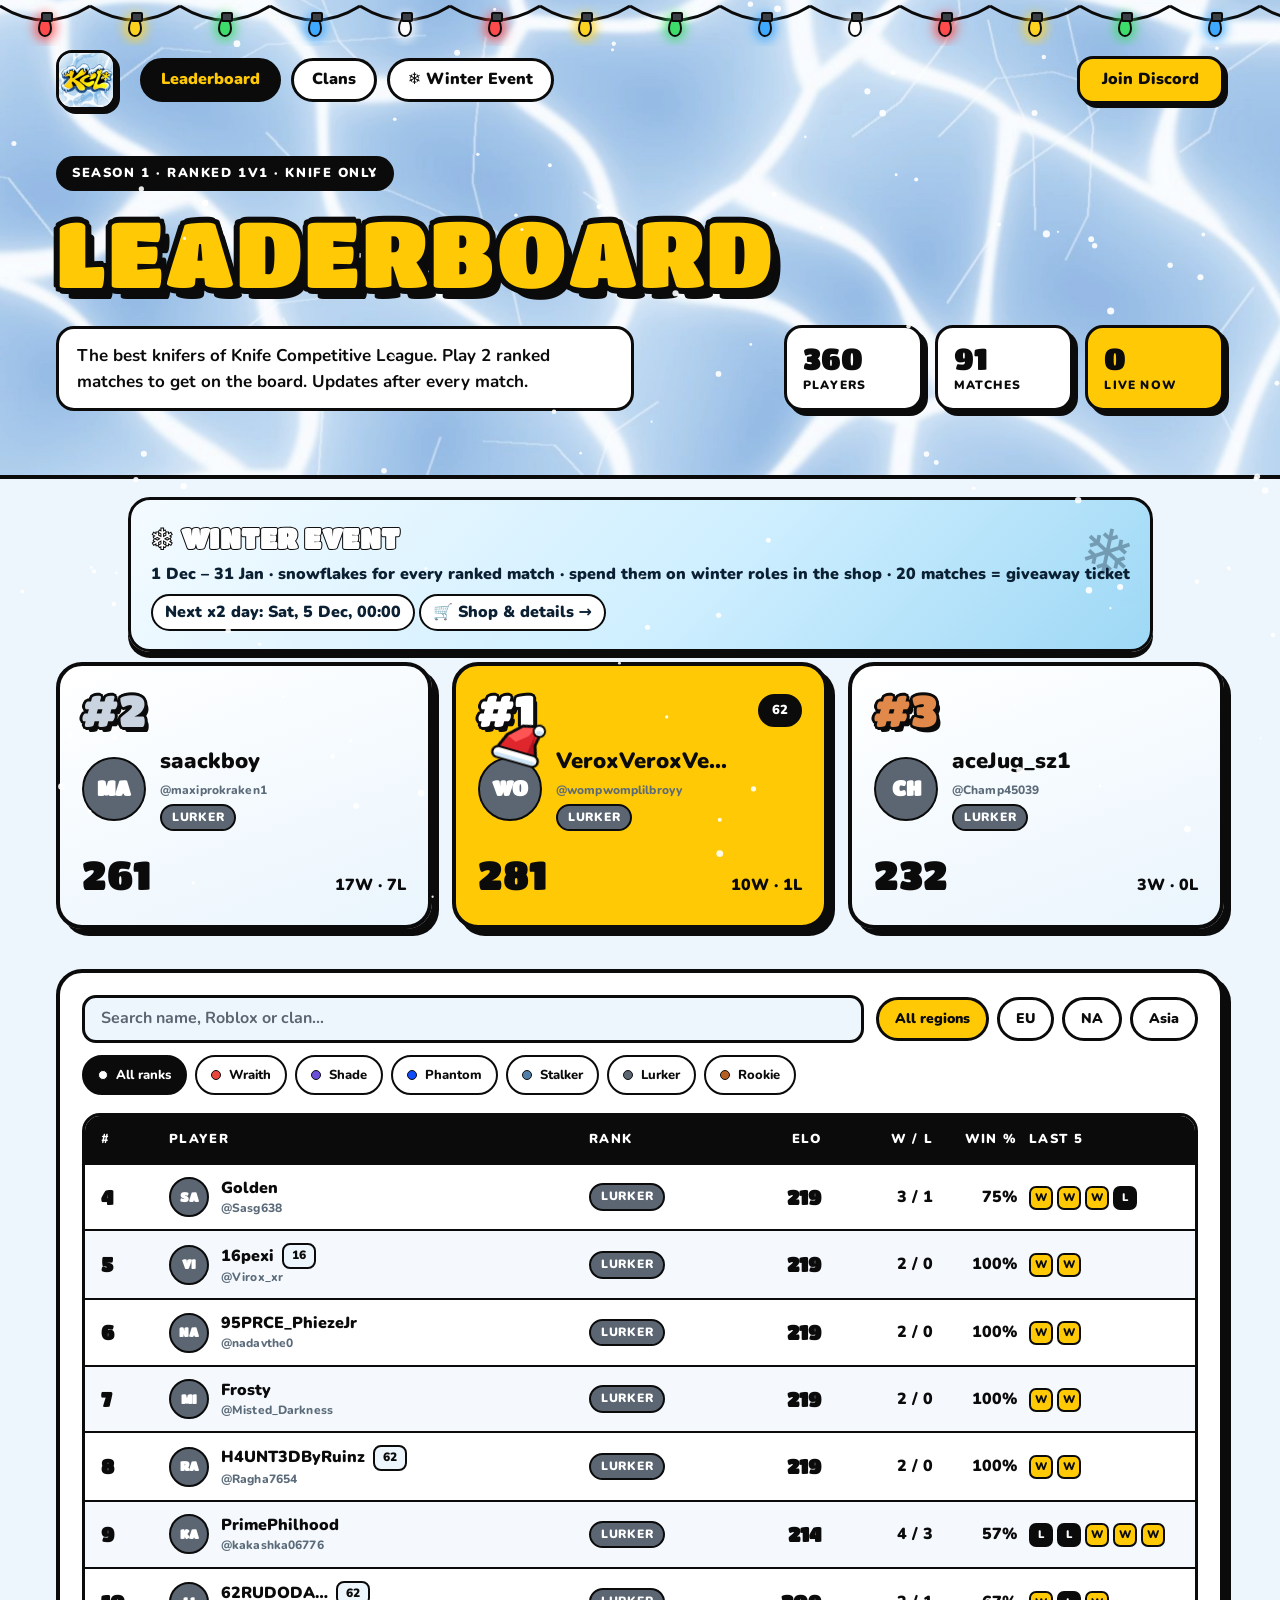
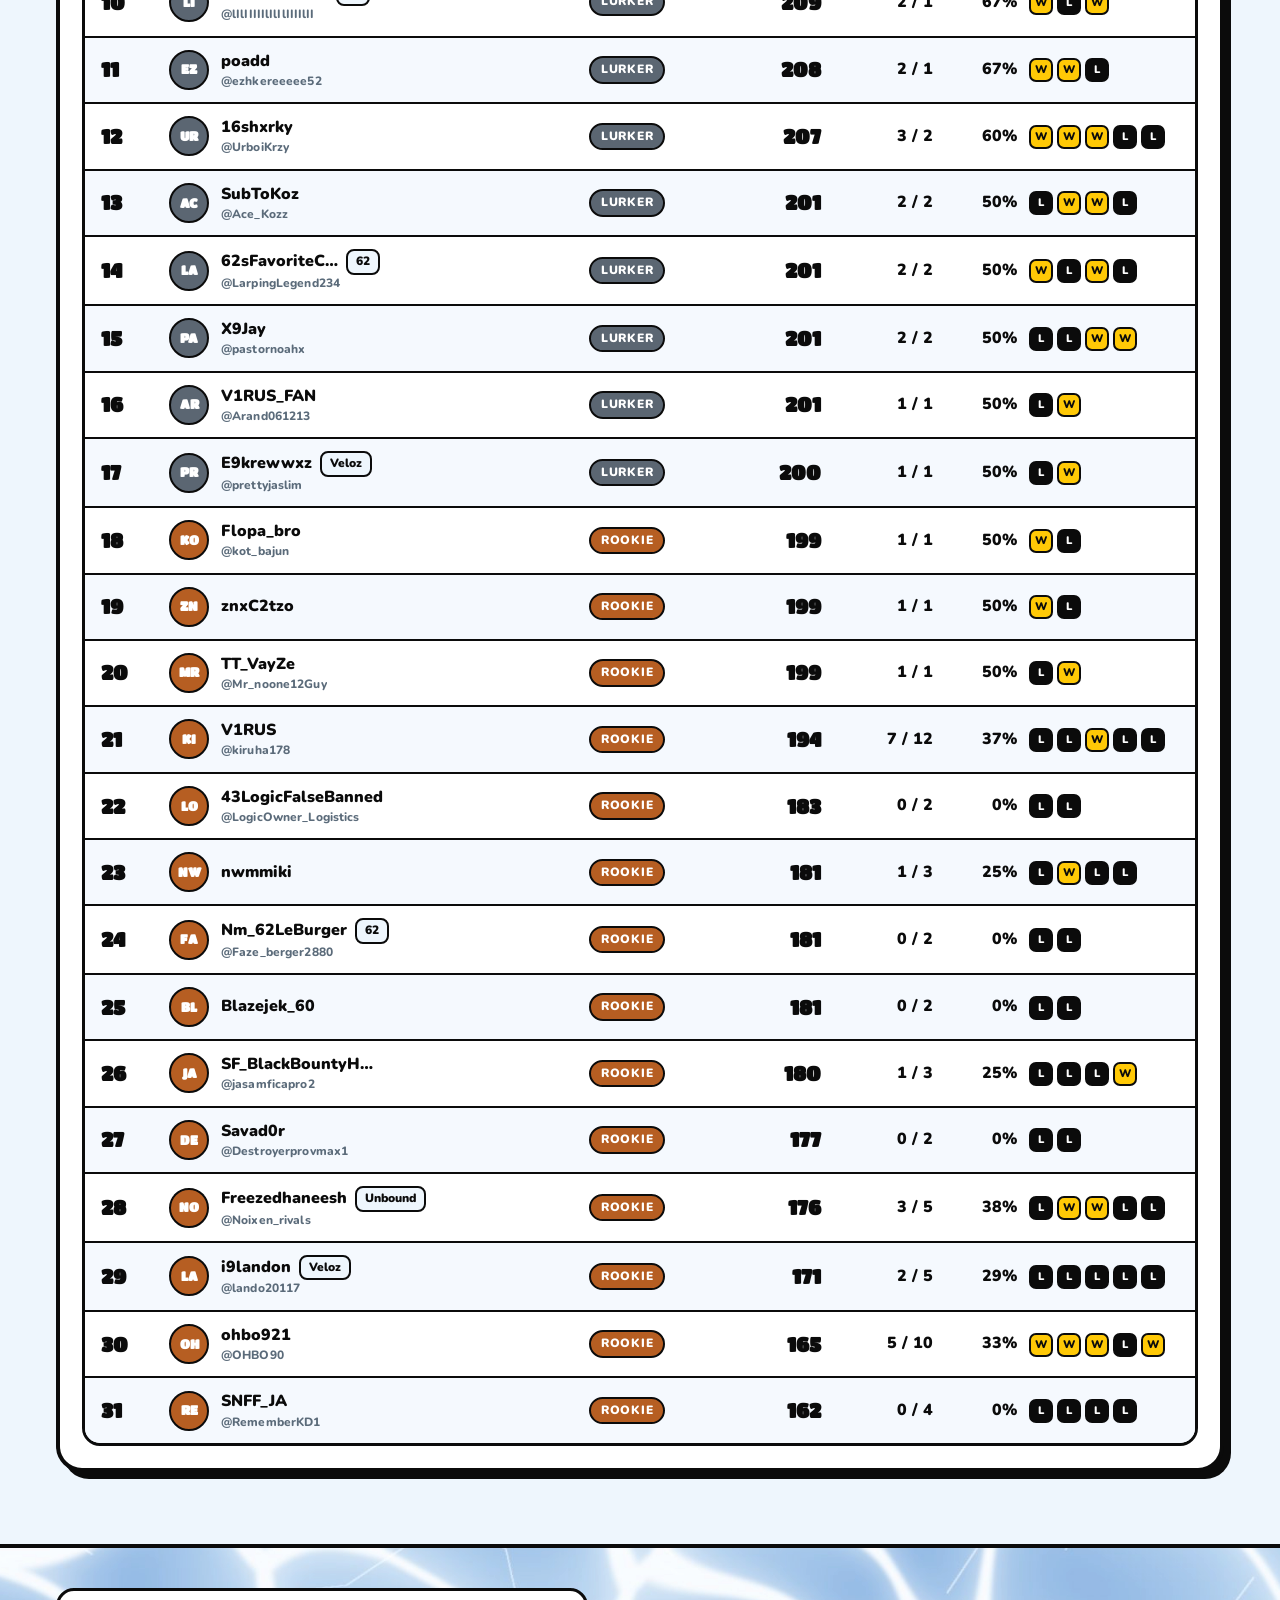
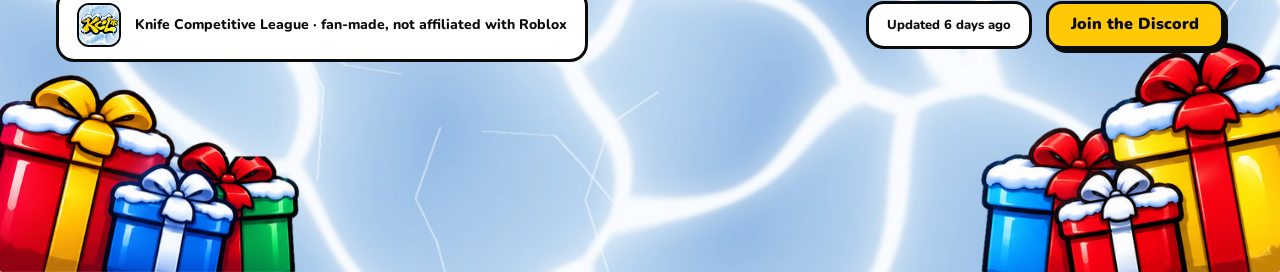
<file: index.html>
<!doctype html>
<html lang="en">
<head>
<meta charset="utf-8">
<meta name="viewport" content="width=device-width, initial-scale=1, viewport-fit=cover">
<title>KCL — Leaderboard</title>
<meta name="description" content="KCL — Knife Competitive League. Ranked knife-only 1v1 leaderboard and clan wars for Roblox Rivals.">
<link rel="icon" href="assets/favicon.png">
<link rel="preconnect" href="https://fonts.googleapis.com">
<link rel="preconnect" href="https://fonts.gstatic.com" crossorigin>
<link rel="stylesheet" href="https://fonts.googleapis.com/css2?family=Titan+One&family=Nunito:wght@600;700;800;900&display=swap">
<link rel="stylesheet" href="assets/style.css">
</head>
<body data-page="leaderboard">
<div class="water">
<header id="site-header"></header>
<section class="wrap hero">
<div class="hero-text">
<span class="tag" id="season">SEASON 1 · RANKED 1V1 · KNIFE ONLY</span>
<h1 class="pop h1">LEADERBOARD</h1>
</div>
<div class="hero-row">
<p class="lead">The best knifers of Knife Competitive League. Play <span id="min-games">5</span> ranked matches to get on the board. Updates after every match.</p>
<div class="stats" id="stats"></div>
</div>
</section>
</div>
<main class="wrap">
<section class="podium lift" id="podium" aria-label="Top 3"></section>
<section class="card" aria-label="All players">
<div class="controls">
<label for="search" class="sr-only">Search a player or clan</label>
<input id="search" class="search" type="search" placeholder="Search Roblox name or clan…" autocomplete="off">
<div class="chips" id="regions" role="group" aria-label="Region"></div>
</div>
<div class="chips" id="ranks" role="group" aria-label="Rank" style="margin-top:12px"></div>
<div class="board" role="table" aria-label="Leaderboard">
<div class="row head" role="row"><span role="columnheader">#</span><span role="columnheader">PLAYER</span><span role="columnheader">RANK</span><span role="columnheader" class="right">ELO</span><span role="columnheader" class="right">W / L</span><span role="columnheader" class="right">WIN %</span><span role="columnheader">LAST 5</span></div>
<div id="rows" role="rowgroup"></div>
<div class="notice" id="empty" hidden style="border:0;border-radius:0"></div>
</div>
</section>
</main>
<footer class="water bottom" id="site-footer"></footer>
<script src="assets/app.js"></script>
</body>
</html>
</file>
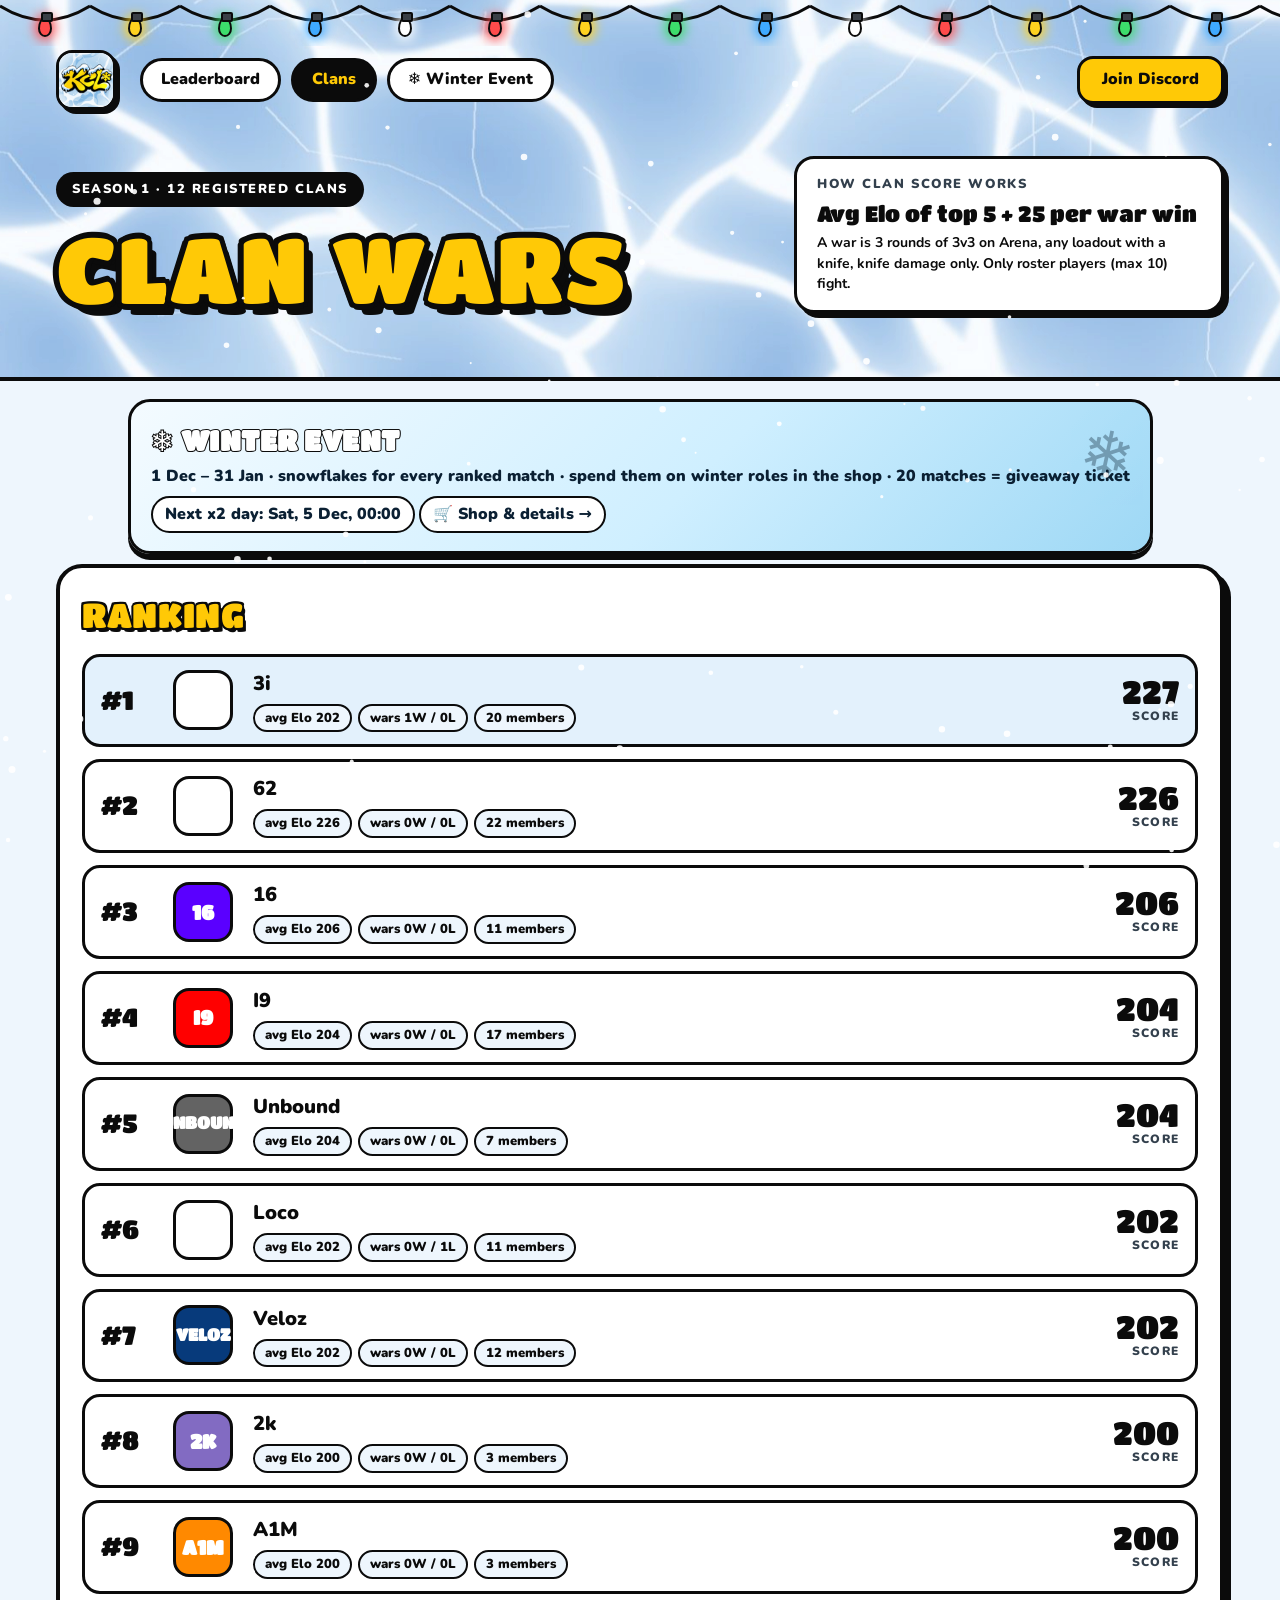
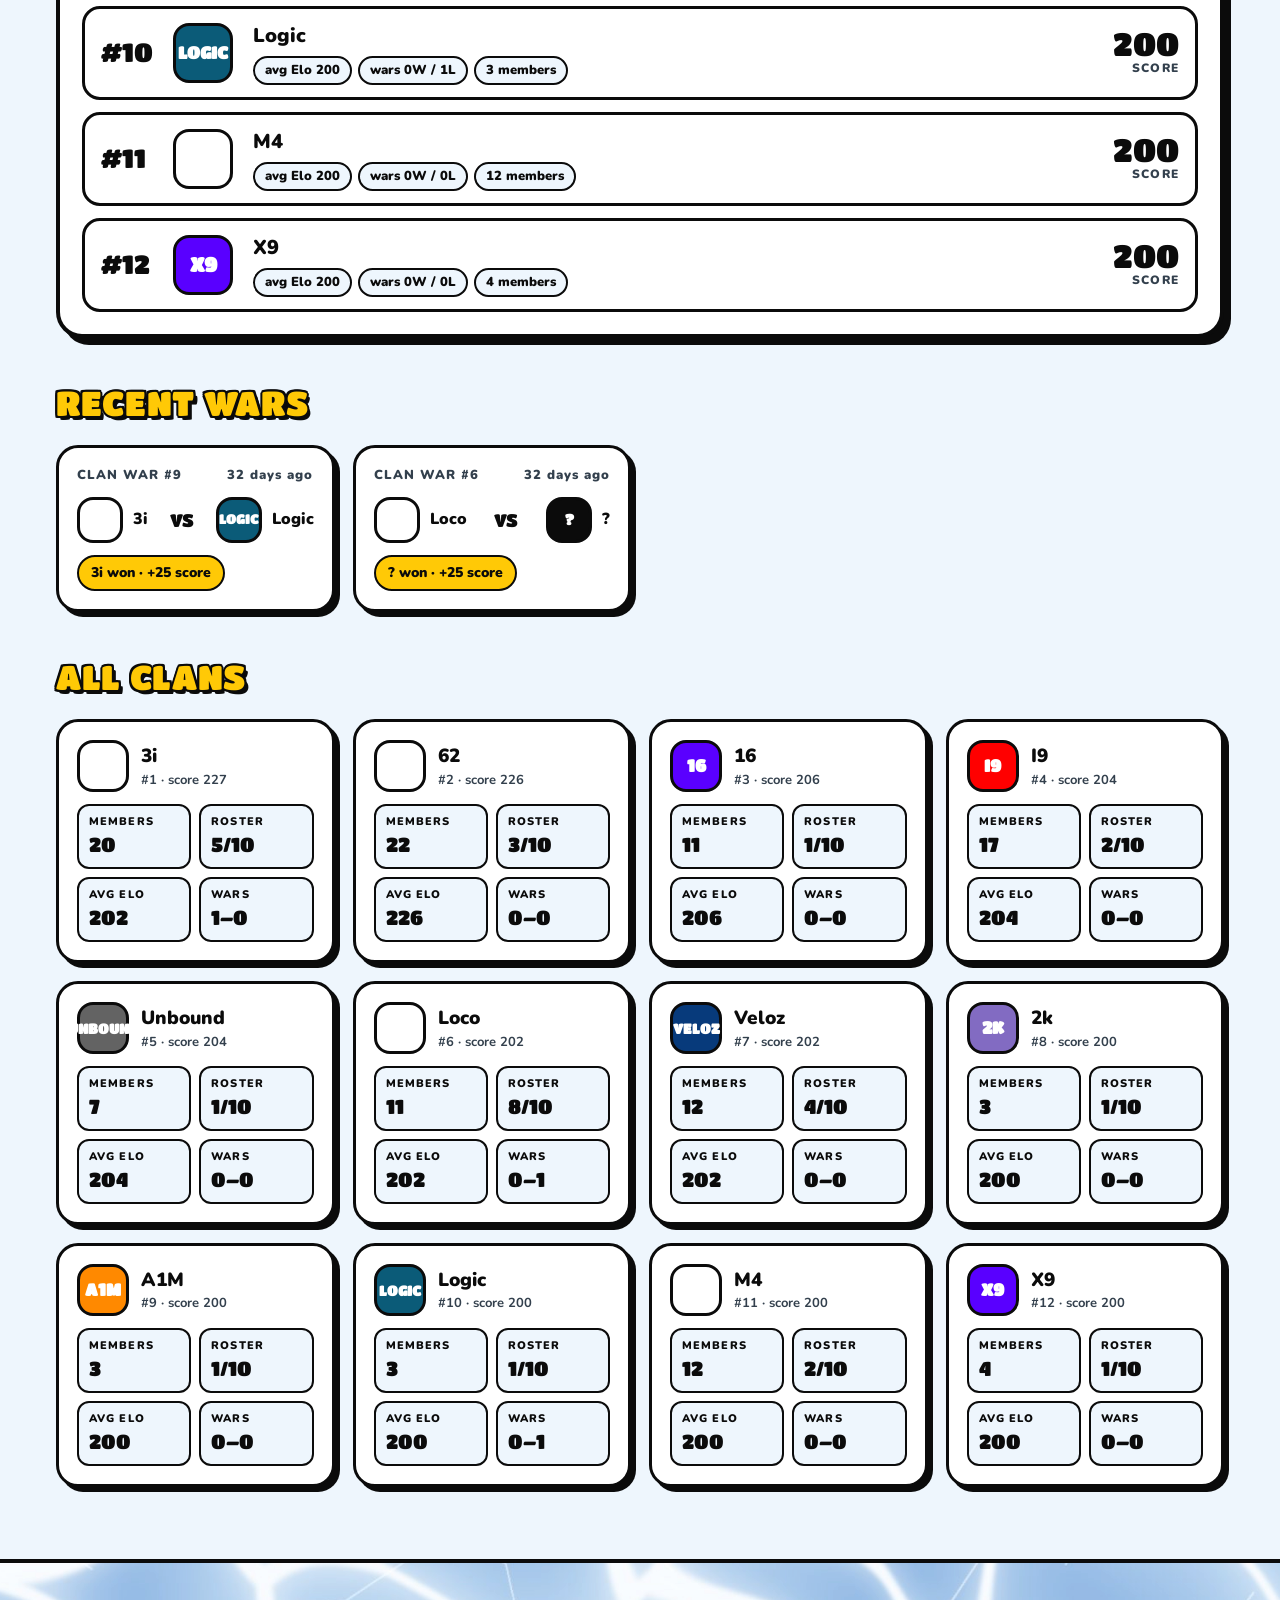
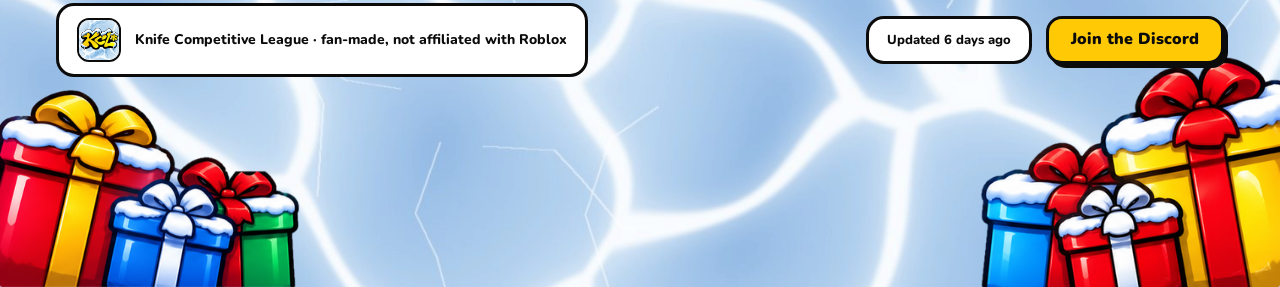
<file: clans.html>
<!doctype html>
<html lang="en">
<head>
<meta charset="utf-8">
<meta name="viewport" content="width=device-width, initial-scale=1, viewport-fit=cover">
<title>KCL — Clans</title>
<meta name="description" content="KCL — Knife Competitive League. Ranked knife-only 1v1 leaderboard and clan wars for Roblox Rivals.">
<link rel="icon" href="assets/favicon.png">
<link rel="preconnect" href="https://fonts.googleapis.com">
<link rel="preconnect" href="https://fonts.gstatic.com" crossorigin>
<link rel="stylesheet" href="https://fonts.googleapis.com/css2?family=Titan+One&family=Nunito:wght@600;700;800;900&display=swap">
<link rel="stylesheet" href="assets/style.css">
</head>
<body data-page="clans">
<div class="water">
<header id="site-header"></header>
<section class="wrap hero">
<div class="hero-text">
<span class="tag" id="season">SEASON 1 · CLANS</span>
<h1 class="pop h1">CLAN WARS</h1>
</div>
<div class="formula">
<span style="font-size:13px;font-weight:900;letter-spacing:.12em;color:#33404D">HOW CLAN SCORE WORKS</span>
<span class="num">Avg Elo of top 5 + 25 per war win</span>
<span style="font-size:14px">A war is 3 rounds of 3v3 on Arena, any loadout with a knife, knife damage only. Only roster players (max 10) fight.</span>
</div>
</section>
</div>
<main class="wrap">
<section class="card lift" aria-labelledby="rank-title">
<h2 class="pop h2" id="rank-title">RANKING</h2>
<div class="clan-list" id="clan-rank"></div>
</section>
<section aria-labelledby="wars-title" style="display:flex;flex-direction:column;gap:18px">
<h2 class="pop h2" id="wars-title">RECENT WARS</h2>
<div class="grid" id="wars"></div>
</section>
<section aria-labelledby="all-title" style="display:flex;flex-direction:column;gap:18px">
<h2 class="pop h2" id="all-title">ALL CLANS</h2>
<div class="grid" id="clan-cards"></div>
</section>
</main>
<footer class="water bottom" id="site-footer"></footer>
<script src="assets/app.js"></script>
</body>
</html>
</file>
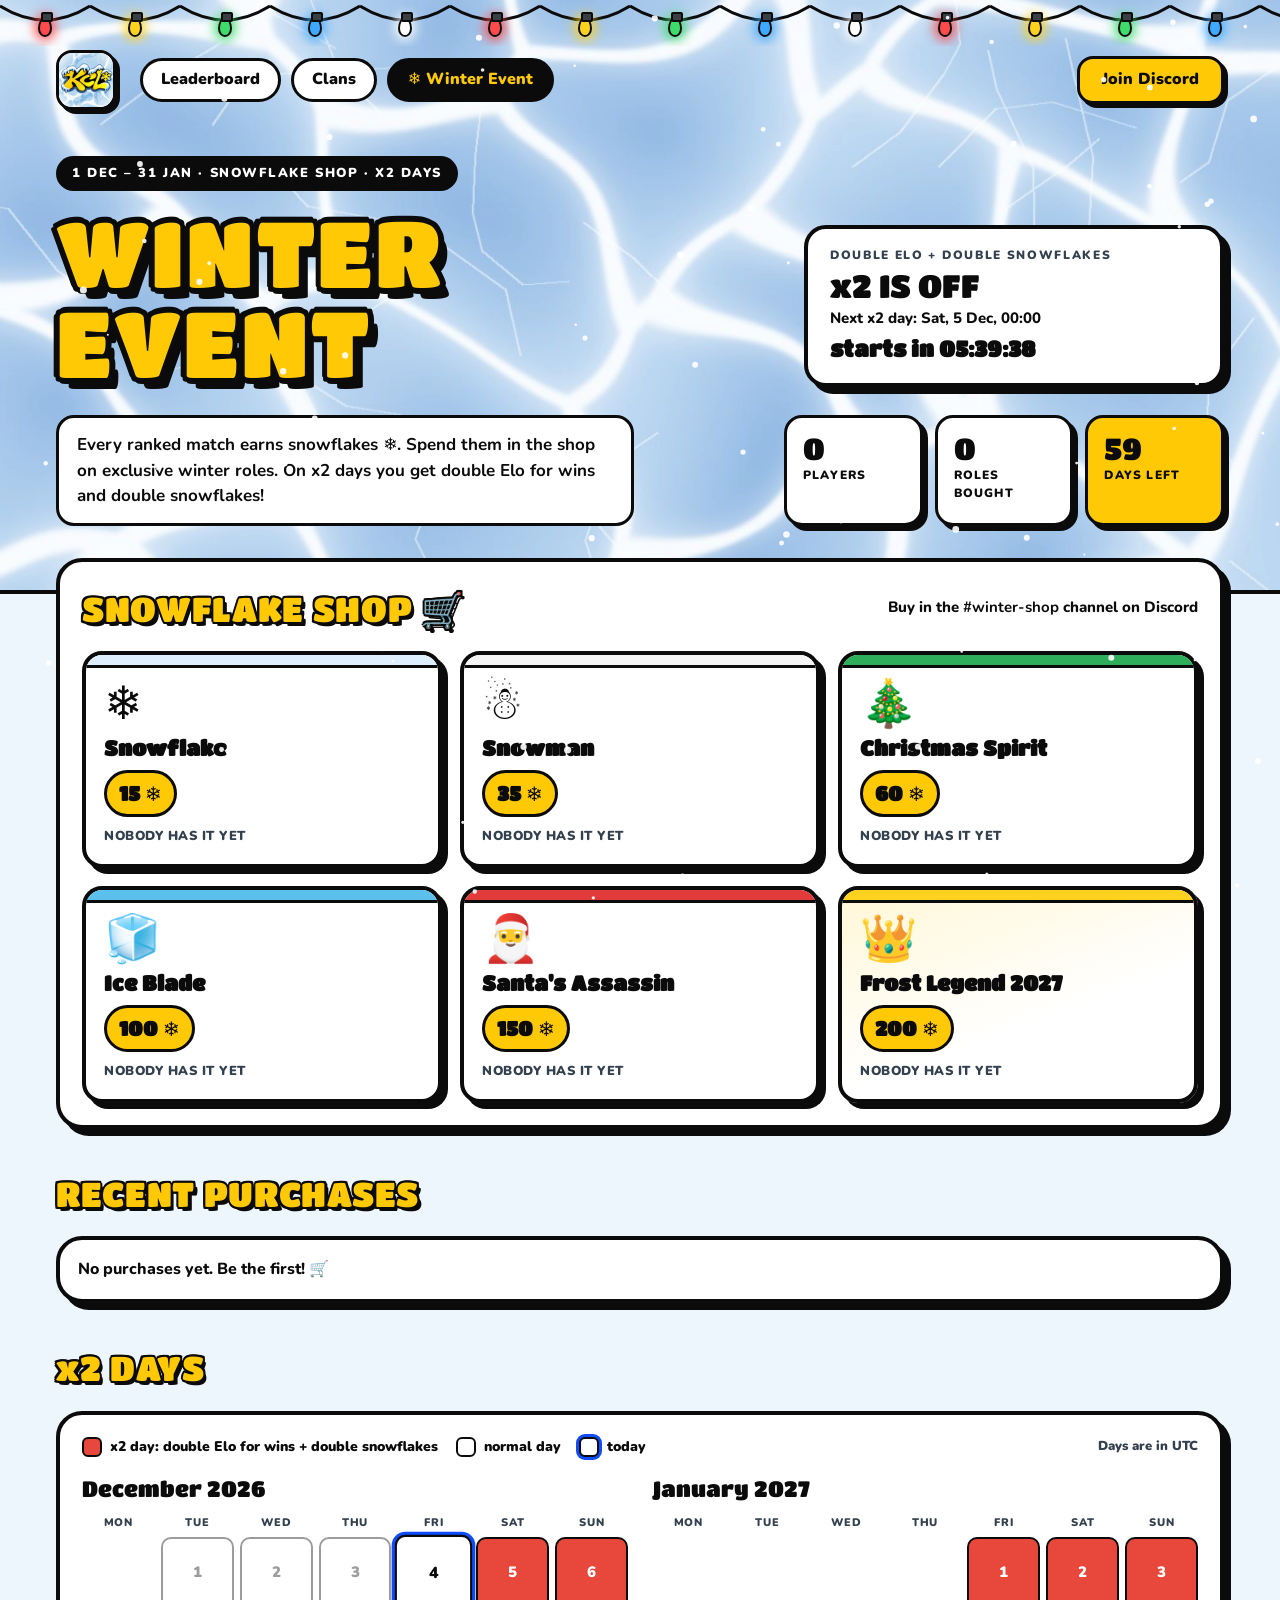
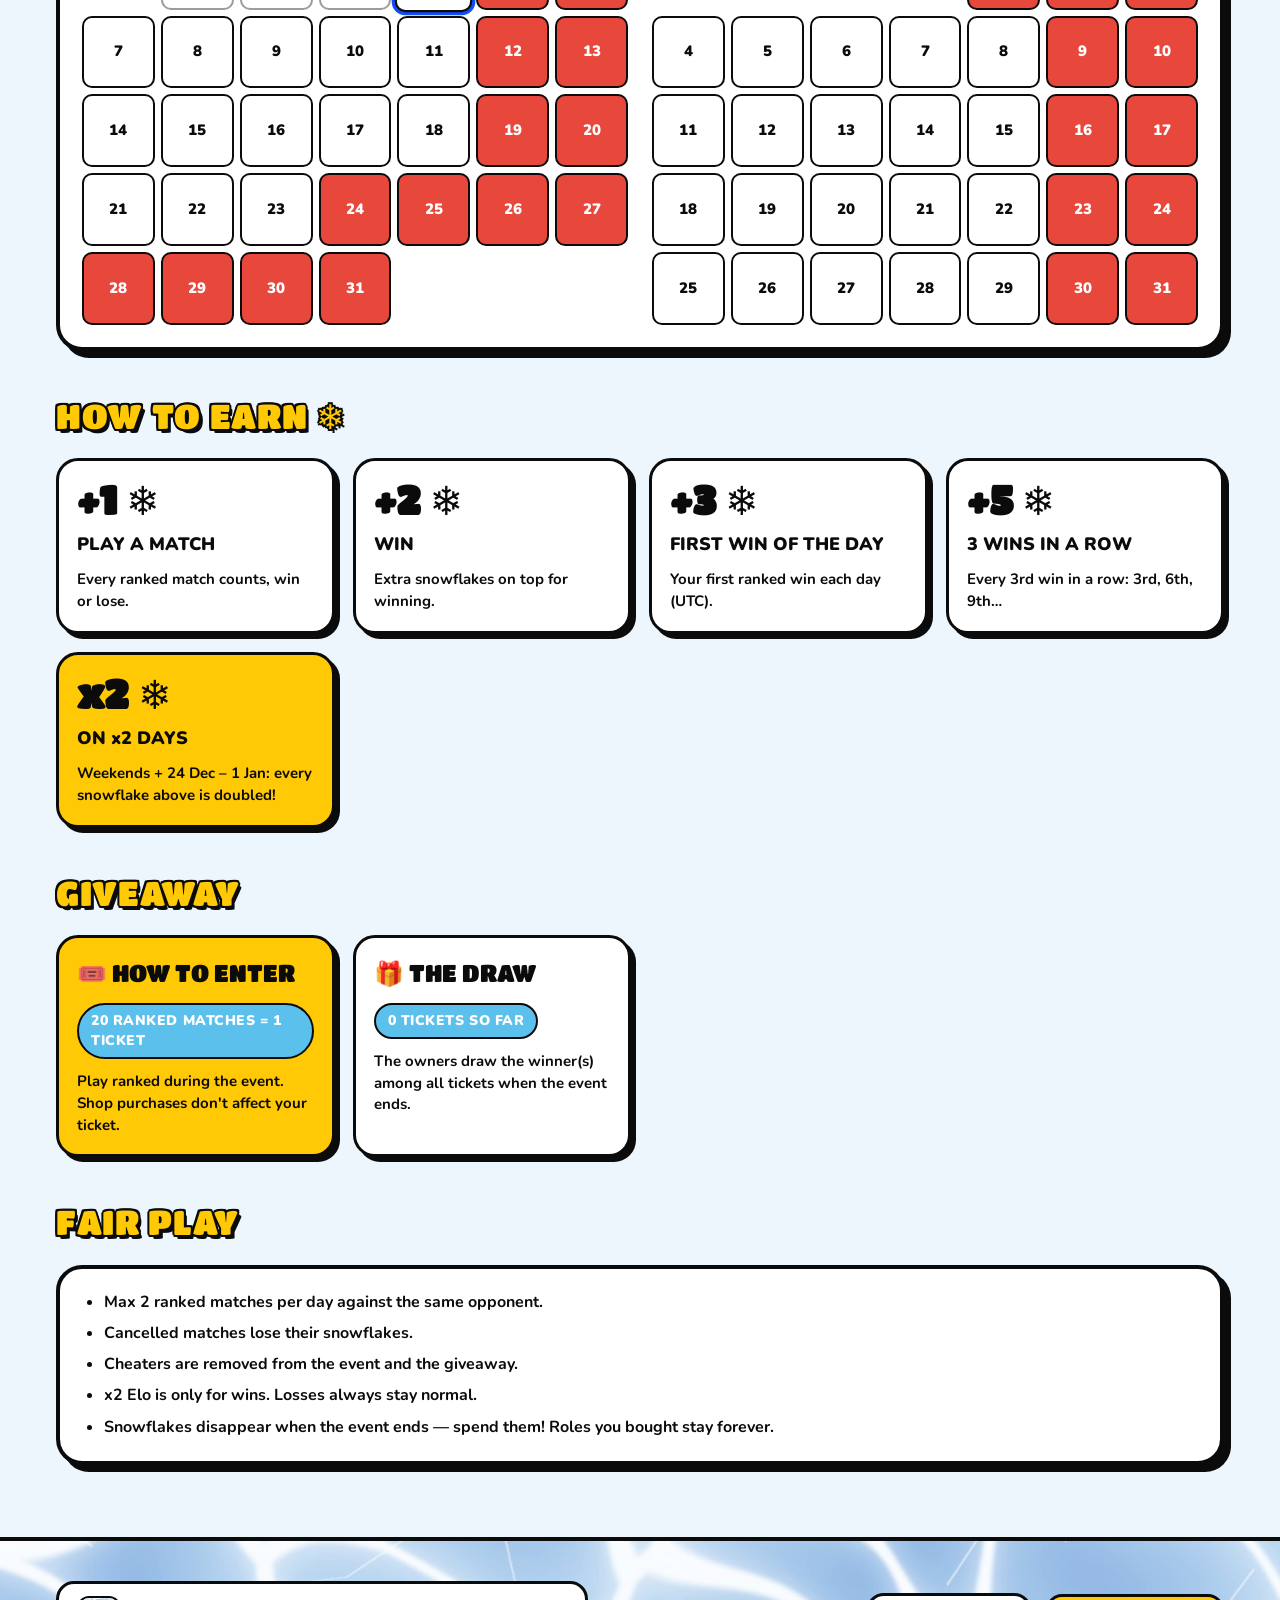
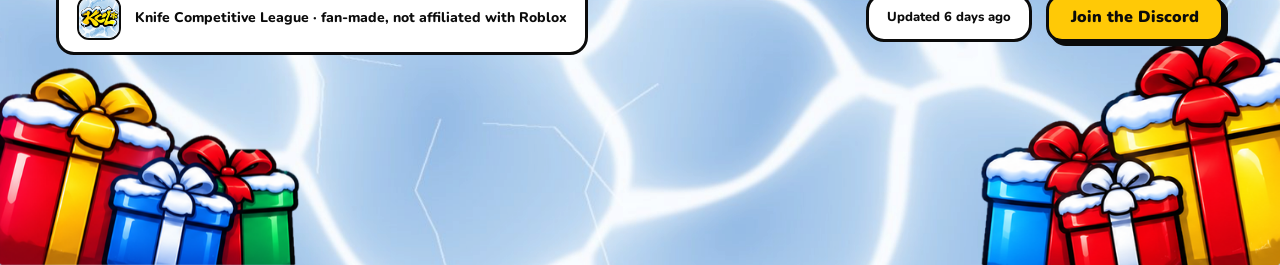
<file: event.html>
<!doctype html>
<html lang="en">
<head>
<meta charset="utf-8">
<meta name="viewport" content="width=device-width, initial-scale=1, viewport-fit=cover">
<title>KCL — Winter Event</title>
<meta name="description" content="KCL Winter Event — snowflakes for every ranked match, a snowflake shop with winter roles, x2 days and a giveaway.">
<link rel="icon" href="assets/favicon.png">
<link rel="preconnect" href="https://fonts.googleapis.com">
<link rel="preconnect" href="https://fonts.gstatic.com" crossorigin>
<link rel="stylesheet" href="https://fonts.googleapis.com/css2?family=Titan+One&family=Nunito:wght@600;700;800;900&display=swap">
<link rel="stylesheet" href="assets/style.css">
<link rel="stylesheet" href="assets/event.css">
</head>
<body data-page="event">
<div class="water">
<header id="site-header"></header>
<section class="wrap hero">
<div class="hero-text">
<span class="tag" id="ev-tag">WINTER EVENT · 1 DEC – 31 JAN</span>
<h1 class="pop h1">WINTER EVENT</h1>
</div>
<div class="x2card" id="x2card" aria-live="polite"></div>
<div class="hero-row">
<p class="lead">Every ranked match earns <b>snowflakes ❄️</b>. Spend them in the <b>shop</b> on exclusive winter roles. On x2 days you get double Elo for wins and double snowflakes!</p>
<div class="stats" id="ev-stats"></div>
</div>
</section>
</div>
<main class="wrap">
<section class="card lift" aria-labelledby="shop-title">
<div class="ev-head">
<h2 class="pop h2" id="shop-title">SNOWFLAKE SHOP 🛒</h2>
<span class="shop-how">Buy in the <b>#winter-shop</b> channel on Discord</span>
</div>
<div class="shop" id="shop"></div>
</section>
<section aria-labelledby="feed-title" style="display:flex;flex-direction:column;gap:18px">
<h2 class="pop h2" id="feed-title">RECENT PURCHASES</h2>
<div class="card feed" id="feed"></div>
</section>
<section aria-labelledby="cal-title" style="display:flex;flex-direction:column;gap:18px">
<h2 class="pop h2" id="cal-title">x2 DAYS</h2>
<div class="card cal-wrap"><div class="cal-legend"><span><i class="lg x2"></i>x2 day: double Elo for wins + double snowflakes</span><span><i class="lg"></i>normal day</span><span><i class="lg today"></i>today</span><span class="cal-tz">Days are in UTC</span></div><div class="cals" id="cals"></div></div>
</section>
<section aria-labelledby="earn-title" style="display:flex;flex-direction:column;gap:18px">
<h2 class="pop h2" id="earn-title">HOW TO EARN ❄️</h2>
<div class="grid" id="earn"></div>
</section>
<section aria-labelledby="rew-title" style="display:flex;flex-direction:column;gap:18px">
<h2 class="pop h2" id="rew-title">GIVEAWAY</h2>
<div class="grid" id="rewards"></div>
</section>
<section aria-labelledby="fair-title" style="display:flex;flex-direction:column;gap:18px">
<h2 class="pop h2" id="fair-title">FAIR PLAY</h2>
<div class="card fair" id="fair"></div>
</section>
</main>
<footer class="water bottom" id="site-footer"></footer>
<script src="assets/app.js"></script>
</body>
</html>
</file>
<file: assets/style.css>
/* KCL website — styles (sticker look from the KCL logo) */
:root {
  --ink: #0B0B0B;
  --foam: #E8FCFA;
  --foam-2: #F4FDFC;
  --cyan: #32D0FF;
  --deep: #0F4CFC;
  --yellow: #FFC906;
  --cream: #FFF6CC;
  --white: #FFFFFF;
  --muted: #33404D;
  --display: 'Titan One', 'Arial Black', system-ui, sans-serif;
  --body: 'Nunito', system-ui, sans-serif;
  color-scheme: light;
}
* { box-sizing: border-box; }
html { background: var(--foam); }
body { margin: 0; background: var(--foam); color: var(--ink); font-family: var(--body); font-weight: 700; line-height: 1.45; }
a { color: var(--ink); text-decoration: none; }
a:hover { color: var(--deep); }
:focus-visible { outline: 3px solid var(--deep); outline-offset: 3px; }
.wrap { max-width: 1200px; margin: 0 auto; padding-left: max(16px, env(safe-area-inset-left, 0px)); padding-right: max(16px, env(safe-area-inset-right, 0px)); }
.sr-only { position: absolute; width: 1px; height: 1px; overflow: hidden; clip: rect(0 0 0 0); white-space: nowrap; }

.pop { font-family: var(--display); font-weight: 400; color: var(--yellow); letter-spacing: .02em;
  text-shadow: .06em 0 0 var(--ink), -.06em 0 0 var(--ink), 0 .06em 0 var(--ink), 0 -.06em 0 var(--ink),
    .045em .045em 0 var(--ink), -.045em -.045em 0 var(--ink), .045em -.045em 0 var(--ink), -.045em .045em 0 var(--ink),
    .1em .12em 0 var(--ink); }
.num { font-family: var(--display); font-weight: 400; font-variant-numeric: tabular-nums; }

/* water bands */
.water { position: relative; isolation: isolate; overflow: hidden; background: var(--cyan); border-bottom: 4px solid var(--ink); }
.water.bottom { border-bottom: 0; border-top: 4px solid var(--ink); }
/* living water: the picture drifts slowly, a faint copy drifts the other way for shimmer */
.water::before, .water::after { content: ''; position: absolute; inset: -10%; z-index: -1; background: url('water.jpg') center 30% / cover; pointer-events: none; will-change: transform; }
.water.bottom::before, .water.bottom::after { background-position: center 70%; }
.water::before { animation: drift 24s ease-in-out infinite alternate; }
.water::after { opacity: .28; animation: drift2 17s ease-in-out infinite alternate; }
@keyframes drift { from { transform: translate3d(-3%, -2%, 0) scale(1.02); } to { transform: translate3d(3%, 2.5%, 0) scale(1.09); } }
@keyframes drift2 { from { transform: translate3d(4%, 2%, 0) scale(1.12) rotate(1deg); } to { transform: translate3d(-4%, -3%, 0) scale(1.05) rotate(-1deg); } }

/* header */
.site-header { display: flex; flex-wrap: wrap; align-items: center; gap: 14px 24px; padding-top: 18px; padding-bottom: 18px; }
.logo img { width: 60px; height: 60px; border-radius: 16px; border: 3px solid var(--ink); box-shadow: 4px 4px 0 var(--ink); display: block; background: var(--white); }
.nav { display: flex; flex-wrap: wrap; gap: 10px; flex: 1 1 260px; }
.pill { display: inline-flex; align-items: center; min-height: 44px; padding: 0 18px; border-radius: 999px; background: var(--white); border: 3px solid var(--ink); font-weight: 900; font-size: 16px; }
.pill[aria-current="page"] { background: var(--ink); color: var(--yellow); }
.btn { display: inline-flex; align-items: center; justify-content: center; gap: 10px; min-height: 48px; padding: 0 22px; border-radius: 16px; background: var(--yellow); border: 3px solid var(--ink); box-shadow: 4px 4px 0 var(--ink); font-weight: 900; font-size: 16px; color: var(--ink); cursor: pointer; }
.btn:hover { color: var(--ink); transform: translate(-1px, -1px); box-shadow: 5px 5px 0 var(--ink); }

/* hero */
.hero { display: flex; flex-wrap: wrap; align-items: flex-end; justify-content: space-between; gap: 28px; padding-top: 28px; padding-bottom: 64px; }
.hero-text { display: flex; flex-direction: column; gap: 16px; flex: 1 1 480px; min-width: 0; }
.tag { align-self: flex-start; padding: 8px 16px; border-radius: 999px; background: var(--ink); color: var(--white); font-weight: 900; font-size: 13px; letter-spacing: .12em; }
.h1 { margin: 0; font-size: clamp(40px, 8vw, 92px); line-height: .98; }
.hero-row { display: flex; flex-wrap: wrap; align-items: stretch; justify-content: space-between; gap: 20px; flex: 1 1 100%; }
.hero-row .lead { flex: 1 1 380px; align-self: flex-end; }
.lead { margin: 0; max-width: 34em; padding: 14px 18px; border-radius: 18px; background: var(--white); border: 3px solid var(--ink); font-size: 17px; line-height: 1.5; }
.stats { display: grid; grid-template-columns: repeat(3, minmax(0, 1fr)); gap: 12px; flex: 0 1 440px; }
.stat { padding: 14px 16px; border-radius: 18px; background: var(--white); border: 3px solid var(--ink); box-shadow: 5px 5px 0 var(--ink); display: flex; flex-direction: column; gap: 2px; min-width: 0; }
.stat.hot { background: var(--yellow); }
.stat .num { font-size: 30px; line-height: 1.1; }
.stat .label { font-size: 12px; font-weight: 900; letter-spacing: .1em; }
.formula { flex: 0 1 430px; padding: 16px 20px; border-radius: 20px; background: var(--white); border: 3px solid var(--ink); box-shadow: 5px 5px 0 var(--ink); display: flex; flex-direction: column; gap: 6px; }
.formula .num { font-size: 22px; line-height: 1.25; }

/* main */
main { display: flex; flex-direction: column; gap: 40px; padding-bottom: 72px; }
.card { padding: 22px; border-radius: 26px; background: var(--white); border: 4px solid var(--ink); box-shadow: 7px 7px 0 var(--ink); min-width: 0; }
.lift { margin-top: -36px; }
.h2 { margin: 0; font-size: 34px; }
.notice { padding: 22px; border-radius: 18px; border: 3px dashed var(--ink); background: var(--white); text-align: center; font-size: 16px; }

/* podium */
.podium { display: grid; grid-template-columns: repeat(auto-fit, minmax(min(100%, 280px), 1fr)); gap: 20px; align-items: end; }
.pod { padding: 22px; border-radius: 26px; background: var(--white); border: 4px solid var(--ink); box-shadow: 7px 7px 0 var(--ink); display: flex; flex-direction: column; gap: 14px; min-height: 220px; min-width: 0; }
.pod.first { background: var(--yellow); min-height: 250px; }
.pod-top { display: flex; justify-content: space-between; align-items: center; gap: 10px; }
.pod-place { font-size: 44px; line-height: 1; }
.pod .who { display: flex; align-items: center; gap: 14px; min-width: 0; }
.pod .name { font-weight: 900; font-size: 22px; overflow: hidden; text-overflow: ellipsis; white-space: nowrap; }
.pod-bottom { display: flex; justify-content: space-between; align-items: baseline; gap: 10px; }
.pod-bottom .num { font-size: 40px; }
@media (min-width: 900px) {
  .pod.p1 { order: 2; } .pod.p2 { order: 1; } .pod.p3 { order: 3; }
}

/* avatars, badges */
.avatar { border-radius: 50%; border: 2.5px solid var(--ink); display: inline-flex; align-items: center; justify-content: center; font-family: var(--display); color: var(--white); flex-shrink: 0; overflow: hidden; }
.avatar img { width: 100%; height: 100%; object-fit: cover; display: block; background: var(--white); }
.badge { display: inline-flex; align-items: center; padding: 3px 10px; border-radius: 999px; border: 2px solid var(--ink); color: var(--white); font-size: 12px; font-weight: 900; letter-spacing: .06em; white-space: nowrap; }
.clan-tag { display: inline-flex; padding: 2px 8px; border-radius: 8px; background: var(--foam); border: 2px solid var(--ink); font-size: 12px; font-weight: 900; white-space: nowrap; }
.clan-tag.dark { background: var(--ink); color: var(--white); border-radius: 999px; padding: 5px 12px; font-size: 13px; }

/* filters */
.controls { display: flex; flex-wrap: wrap; gap: 12px; align-items: center; }
.search { flex: 1 1 240px; min-height: 48px; padding: 0 16px; border-radius: 14px; border: 3px solid var(--ink); background: var(--foam); font: inherit; font-size: 16px; color: var(--ink); }
.search::placeholder { color: #5B6470; }
.chips { display: flex; flex-wrap: wrap; gap: 8px; }
.chip { min-height: 44px; padding: 0 16px; border-radius: 999px; border: 3px solid var(--ink); background: var(--white); color: var(--ink); font: inherit; font-weight: 900; font-size: 14px; display: inline-flex; align-items: center; gap: 8px; cursor: pointer; }
.chip.small { min-height: 40px; border-width: 2px; font-weight: 800; font-size: 13px; padding: 0 14px; }
.chip[aria-pressed="true"] { background: var(--ink); color: var(--white); }
.chip.region[aria-pressed="true"] { background: var(--yellow); color: var(--ink); }
.dot { width: 10px; height: 10px; border-radius: 50%; border: 1.5px solid var(--ink); flex-shrink: 0; }

/* leaderboard rows */
.board { border-radius: 18px; border: 3px solid var(--ink); overflow: hidden; margin-top: 18px; }
.row { display: grid; grid-template-columns: 56px minmax(0, 1fr) 130px 90px 100px 72px 150px; align-items: center; gap: 12px; padding: 12px 16px; border-top: 2px solid var(--ink); background: var(--white); }
.row:nth-child(even) { background: var(--foam-2); }
.row.head { border-top: 0; background: var(--ink); color: var(--white); font-size: 13px; font-weight: 900; letter-spacing: .1em; padding-top: 14px; padding-bottom: 14px; }
.row .place { font-family: var(--display); font-size: 20px; }
.row .player { display: flex; align-items: center; gap: 12px; min-width: 0; }
.row .pname { font-weight: 900; overflow: hidden; text-overflow: ellipsis; white-space: nowrap; }
.row .elo { font-family: var(--display); font-size: 20px; text-align: right; }
.row .right { text-align: right; font-weight: 900; }
.row .meta { display: none; }
.form { display: inline-flex; gap: 4px; }
.wl { width: 24px; height: 24px; border-radius: 7px; border: 2px solid var(--ink); display: inline-flex; align-items: center; justify-content: center; font-size: 11px; font-weight: 900; }
.wl.W { background: var(--yellow); color: var(--ink); }
.wl.L { background: var(--ink); color: var(--white); }
@media (max-width: 760px) {
  .row { grid-template-columns: 34px minmax(0, 1fr) auto; gap: 10px; padding: 10px 12px; }
  .row.head { display: none; }
  .row .rankcell, .row .wlcell, .row .wrcell, .row .formcell { display: none; }
  .row .meta { display: block; font-size: 12px; font-weight: 800; color: var(--muted); }
  .row .player > div { min-width: 0; }
  .board { border-radius: 16px; }
}

/* clans */
.clan-row { display: grid; grid-template-columns: 56px 64px minmax(0, 1fr) auto; align-items: center; gap: 16px; padding: 12px 16px; border-radius: 18px; border: 3px solid var(--ink); background: var(--white); }
.clan-row.first { background: var(--cream); }
.clan-list { display: flex; flex-direction: column; gap: 12px; margin-top: 14px; }
.emblem { border-radius: 16px; border: 3px solid var(--ink); display: inline-flex; align-items: center; justify-content: center; font-family: var(--display); color: var(--white); flex-shrink: 0; text-transform: uppercase; }
.emblem.has-logo { background: var(--white) !important; overflow: hidden; }
.emblem img { width: 82%; height: 82%; object-fit: contain; display: block; }
.facts { display: flex; flex-wrap: wrap; gap: 6px; }
.fact { padding: 3px 10px; border-radius: 999px; background: var(--foam); border: 2px solid var(--ink); font-size: 13px; font-weight: 900; }
.score { display: flex; flex-direction: column; align-items: flex-end; }
.score .num { font-size: 32px; line-height: 1; }
.score span:last-child { font-size: 12px; font-weight: 900; letter-spacing: .1em; color: var(--muted); }
@media (max-width: 640px) {
  .clan-row { grid-template-columns: 40px 48px minmax(0, 1fr); gap: 10px; padding: 10px 12px; }
  .clan-row .score { grid-column: 3; align-items: flex-start; flex-direction: row; gap: 6px; align-items: baseline; }
  .clan-row .score .num { font-size: 24px; }
}
.grid { display: grid; grid-template-columns: repeat(auto-fill, minmax(min(100%, 260px), 1fr)); gap: 18px; }
.mini { padding: 18px; border-radius: 22px; background: var(--white); border: 3px solid var(--ink); box-shadow: 5px 5px 0 var(--ink); display: flex; flex-direction: column; gap: 12px; min-width: 0; }
.mini-top { display: flex; justify-content: space-between; gap: 10px; font-size: 13px; font-weight: 900; color: var(--muted); letter-spacing: .08em; }
.vs { display: flex; align-items: center; justify-content: space-between; gap: 10px; }
.vs .side { display: flex; align-items: center; gap: 10px; font-weight: 900; min-width: 0; }
.winner { align-self: flex-start; padding: 6px 12px; border-radius: 999px; background: var(--yellow); border: 2px solid var(--ink); font-weight: 900; font-size: 14px; }
.boxes { display: grid; grid-template-columns: repeat(2, minmax(0, 1fr)); gap: 8px; }
.box { padding: 8px 10px; border-radius: 12px; background: var(--foam); border: 2px solid var(--ink); }
.box .k { font-size: 11px; font-weight: 900; letter-spacing: .1em; }
.box .num { font-size: 20px; }

/* footer */
.site-footer { display: flex; flex-wrap: wrap; align-items: center; justify-content: space-between; gap: 20px; padding-top: 40px; padding-bottom: 40px; }
.foot-card { display: flex; align-items: center; gap: 14px; padding: 12px 18px; border-radius: 18px; background: var(--white); border: 3px solid var(--ink); font-size: 14px; font-weight: 800; }
.foot-card img { width: 44px; height: 44px; border-radius: 12px; border: 2px solid var(--ink); }
.updated { font-size: 13px; font-weight: 800; }

@media (max-width: 640px) {
  .hero { padding-bottom: 52px; }
  .stats { flex-basis: 100%; }
  .stat .num { font-size: 24px; }
  .card { padding: 14px; border-radius: 20px; box-shadow: 5px 5px 0 var(--ink); }
  .pod { min-height: 0; }
  .pod.first { min-height: 0; }
}

/* ---------- animations ---------- */
/* bouncy title letters */
.h1 .word { display: inline-block; white-space: nowrap; }
.h1 .ltr { display: inline-block; animation: letter-in .7s cubic-bezier(.3, 1.7, .5, 1) both; transform-origin: 50% 100%; }
.h1 .ltr.in-done { animation: none; }
.h1 .ltr.jump { animation: letter-jump .6s cubic-bezier(.3, 1.6, .5, 1); animation-delay: 0s !important; }
@keyframes letter-in { 0% { opacity: 0; transform: translateY(-70%) scale(.3) rotate(-12deg); } 60% { opacity: 1; } 100% { opacity: 1; transform: none; } }
@keyframes letter-jump { 0% { transform: none; } 35% { transform: translateY(-22%) rotate(-6deg) scale(1.08); } 70% { transform: translateY(4%) scale(.97, 1.04); } 100% { transform: none; } }

/* things that pop in when they scroll into view */
.rv { opacity: 0; transform: translateY(26px) scale(.97); }
.pod.rv { transform: translateY(70px) scale(.8) rotate(-2deg); }
.rv.in { opacity: 1; transform: none; transition: opacity .45s ease var(--d, 0ms), transform .7s cubic-bezier(.34, 1.56, .64, 1) var(--d, 0ms); }

/* #1 card shine */
.pod { position: relative; overflow: hidden; }
.pod.first::after { content: ''; position: absolute; inset: 0; pointer-events: none; border-radius: inherit;
  background: linear-gradient(105deg, transparent 44%, rgba(255, 255, 255, .45) 50%, transparent 56%) no-repeat;
  background-size: 260% 100%; animation: shine 4.5s ease-in-out 1.4s infinite; }
@keyframes shine { 0% { background-position: 140% 0; } 45%, 100% { background-position: -60% 0; } }

/* live dot */
.live-dot { display: inline-block; width: 9px; height: 9px; margin-right: 6px; border-radius: 50%; background: #E8473C; border: 1.5px solid var(--ink); vertical-align: 1px; animation: pulse 1.4s ease-in-out infinite; }
@keyframes pulse { 0%, 100% { transform: scale(1); } 50% { transform: scale(1.45); } }

/* hover + press: stickers lift up and get pushed in */
.pod, .mini, .stat, .clan-row, .btn, .pill, .chip, .logo img, .emblem, .row .avatar { transition: transform .28s cubic-bezier(.34, 1.56, .64, 1), box-shadow .28s cubic-bezier(.34, 1.56, .64, 1), background-color .2s; }
.row { transition: background-color .15s; }
@media (hover: hover) {
  .pod:hover { transform: translate(-4px, -6px) rotate(-.8deg); box-shadow: 12px 13px 0 var(--ink); }
  .mini:hover, .stat:hover { transform: translate(-3px, -4px) rotate(-.5deg); box-shadow: 9px 9px 0 var(--ink); }
  .clan-row:hover { transform: translateX(6px); box-shadow: 5px 5px 0 var(--ink); }
  .clan-row:hover .emblem, .mini:hover .emblem { transform: rotate(-8deg) scale(1.08); }
  .row:not(.head):hover { background: var(--cream); }
  .row:not(.head):hover .avatar { transform: rotate(-10deg) scale(1.12); }
  .btn:hover { transform: translate(-2px, -3px) rotate(-1deg); box-shadow: 6px 7px 0 var(--ink); }
  .pill:hover, .chip:hover { transform: translateY(-3px); }
  .logo:hover img { animation: wiggle .6s ease-in-out; }
}
.btn:active { transform: translate(4px, 4px); box-shadow: 0 0 0 var(--ink); transition-duration: .08s; }
.pill:active, .chip:active { transform: scale(.92); transition-duration: .08s; }
.pod:active, .mini:active, .stat:active { transform: translate(3px, 3px); box-shadow: 2px 2px 0 var(--ink); transition-duration: .08s; }
@keyframes wiggle { 0%, 100% { transform: rotate(0); } 25% { transform: rotate(-10deg) scale(1.08); } 50% { transform: rotate(8deg) scale(1.08); } 75% { transform: rotate(-4deg); } }

@media (prefers-reduced-motion: reduce) {
  *, *::before, *::after { animation: none !important; transition: none !important; }
  .rv { opacity: 1 !important; transform: none !important; }
}
</file>
<file: assets/event.css>
/* KCL — Winter Event page */
.x2card { flex: 0 1 420px; display: flex; flex-direction: column; gap: 4px; padding: 18px 22px; border-radius: 22px;
  background: var(--white); border: 4px solid var(--ink); box-shadow: 7px 7px 0 var(--ink); min-width: 0; }
.x2card .x2-k { font-size: 12px; font-weight: 900; letter-spacing: .14em; color: var(--muted); }
.x2card .x2-t { font-size: 32px; line-height: 1.1; }
.x2card .x2-s { font-size: 15px; font-weight: 800; }
.x2card .x2-c { font-family: var(--display); font-size: 22px; font-variant-numeric: tabular-nums; }
.x2card.on { background: #E8473C; color: var(--white); animation: x2pulse 2.2s ease-in-out infinite; }
.x2card.on .x2-k { color: #FFE3DF; }
@keyframes x2pulse { 0%, 100% { box-shadow: 7px 7px 0 var(--ink); } 50% { box-shadow: 7px 7px 0 var(--ink), 0 0 0 8px rgba(232, 71, 60, .25); } }

.ev-head { display: flex; flex-wrap: wrap; align-items: center; justify-content: space-between; gap: 12px 20px; }
.ev-head .search { flex: 0 1 320px; }

.ev-row { display: grid; grid-template-columns: 56px minmax(0, 1fr) 130px 100px 90px; align-items: center; gap: 12px; padding: 12px 16px;
  border-top: 2px solid var(--ink); background: var(--white); }
.ev-row:nth-child(even) { background: var(--foam-2); }
.ev-row.head { border-top: 0; background: var(--ink); color: var(--white); font-size: 13px; font-weight: 900; letter-spacing: .1em; padding-top: 14px; padding-bottom: 14px; }
.ev-row .place { font-family: var(--display); font-size: 20px; }
.ev-row .player { display: flex; align-items: center; gap: 12px; min-width: 0; }
.ev-row .pname { font-weight: 900; overflow: hidden; text-overflow: ellipsis; white-space: nowrap; }
.ev-row .fl { font-family: var(--display); font-size: 20px; text-align: right; }
.ev-row .right { text-align: right; font-weight: 900; }
.ev-row .meta { display: none; }
.ev-row.top1 { background: var(--yellow); } .ev-row.top2 { background: #E6EEF6; } .ev-row.top3 { background: #F6E1CF; }
.ticket { display: inline-flex; align-items: center; justify-content: center; min-width: 34px; height: 28px; padding: 0 8px; border-radius: 8px;
  border: 2px solid var(--ink); background: var(--white); font-size: 13px; font-weight: 900; }
.ticket.yes { background: #3DDC6B; }
.prog { display: block; height: 6px; margin-top: 4px; border-radius: 99px; background: #D8E6F2; overflow: hidden; }
.prog i { display: block; height: 100%; background: var(--deep); border-radius: 99px; }
@media (max-width: 760px) {
  .ev-row { grid-template-columns: 34px minmax(0, 1fr) auto; gap: 10px; padding: 10px 12px; }
  .ev-row.head { display: none; }
  .ev-row .mcell, .ev-row .tcell { display: none; }
  .ev-row .meta { display: block; font-size: 12px; font-weight: 800; color: var(--muted); }
  .ev-row .player > div { min-width: 0; }
}

/* calendar */
.cal-legend { display: flex; flex-wrap: wrap; gap: 8px 18px; align-items: center; font-weight: 900; font-size: 14px; margin-bottom: 16px; }
.cal-legend span { display: inline-flex; align-items: center; gap: 8px; }
.cal-legend .cal-tz { margin-left: auto; color: var(--muted); font-size: 13px; }
.lg { width: 20px; height: 20px; border-radius: 6px; border: 2px solid var(--ink); background: var(--white); display: inline-block; }
.lg.x2 { background: #E8473C; } .lg.today { box-shadow: 0 0 0 3px var(--deep); }
.cals { display: grid; grid-template-columns: repeat(auto-fit, minmax(min(100%, 300px), 1fr)); gap: 24px; }
.cal h3 { margin: 0 0 10px; font-family: var(--display); font-weight: 400; font-size: 22px; }
.cal-grid { display: grid; grid-template-columns: repeat(7, 1fr); gap: 6px; }
.cal-grid .dow { font-size: 11px; font-weight: 900; letter-spacing: .08em; text-align: center; color: var(--muted); }
.day { aspect-ratio: 1; display: flex; align-items: center; justify-content: center; border-radius: 10px; border: 2px solid var(--ink);
  background: var(--white); font-weight: 900; font-size: 15px; }
.day.x2 { background: #E8473C; color: var(--white); }
.day.past { opacity: .4; }
.day.today { box-shadow: 0 0 0 3px var(--deep); transform: scale(1.06); }
.day.out { border-color: transparent; background: transparent; color: #9AA6B2; font-weight: 700; }

/* earn + rewards */
.earn-n { font-family: var(--display); font-size: 40px; line-height: 1; }
.mini.hl { background: var(--yellow); }
.role-pill { align-self: flex-start; padding: 6px 12px; border-radius: 999px; background: #5BC0EB; border: 2px solid var(--ink); color: var(--white);
  font-weight: 900; font-size: 14px; letter-spacing: .04em; }
.fair ul { margin: 0; padding-left: 22px; display: flex; flex-direction: column; gap: 8px; font-size: 16px; }

/* the lifted card must sit above the water band */
.card.lift { position: relative; z-index: 1; }

/* shop */
.shop-how { font-weight: 800; font-size: 15px; }
.shop { display: grid; grid-template-columns: repeat(auto-fill, minmax(150px, 1fr)); gap: 18px; margin-top: 18px; }
@media (min-width: 900px) { .shop { grid-template-columns: repeat(3, 1fr); } }
.item { position: relative; display: flex; flex-direction: column; gap: 10px; padding: 18px; border-radius: 20px; background: var(--white);
  border: 4px solid var(--ink); box-shadow: 6px 6px 0 var(--ink); overflow: hidden; transition: transform .15s ease, box-shadow .15s ease; }
.item:hover { transform: translate(-2px, -2px); box-shadow: 8px 8px 0 var(--ink); }
.item::before { content: ''; position: absolute; left: 0; right: 0; top: 0; height: 10px; background: var(--rc); border-bottom: 3px solid var(--ink); }
.item .ico { font-size: 46px; line-height: 1; margin-top: 8px; }
.item .iname { font-family: var(--display); font-size: 21px; line-height: 1.1; }
.item .price { align-self: flex-start; display: inline-flex; align-items: center; gap: 6px; padding: 6px 12px; border-radius: 999px;
  background: var(--yellow); border: 3px solid var(--ink); font-family: var(--display); font-size: 20px; }
.item .sold { font-size: 13px; font-weight: 900; color: var(--muted); letter-spacing: .04em; }
.item.top { background: linear-gradient(160deg, #FFF7D6 0%, #FFFFFF 60%); }
.feed { display: flex; flex-direction: column; padding: 0; overflow: hidden; }
.feed .fr { display: flex; align-items: center; gap: 12px; padding: 12px 18px; border-top: 2px solid var(--ink); font-weight: 800; }
.feed .fr:first-child { border-top: 0; }
.feed .fr:nth-child(even) { background: var(--foam-2); }
.feed .fr .t { margin-left: auto; color: var(--muted); font-size: 13px; white-space: nowrap; }
.feed .empty { padding: 18px; font-weight: 800; }
@media (max-width: 640px) {
  .shop { gap: 14px; }
  .item { padding: 14px 12px; gap: 8px; border-width: 3px; box-shadow: 4px 4px 0 var(--ink); }
  .item .ico { font-size: 34px; }
  .item .iname { font-size: 16px; }
  .item .price { font-size: 16px; padding: 4px 10px; }
  .item .sold { font-size: 11px; }
}
</file>
